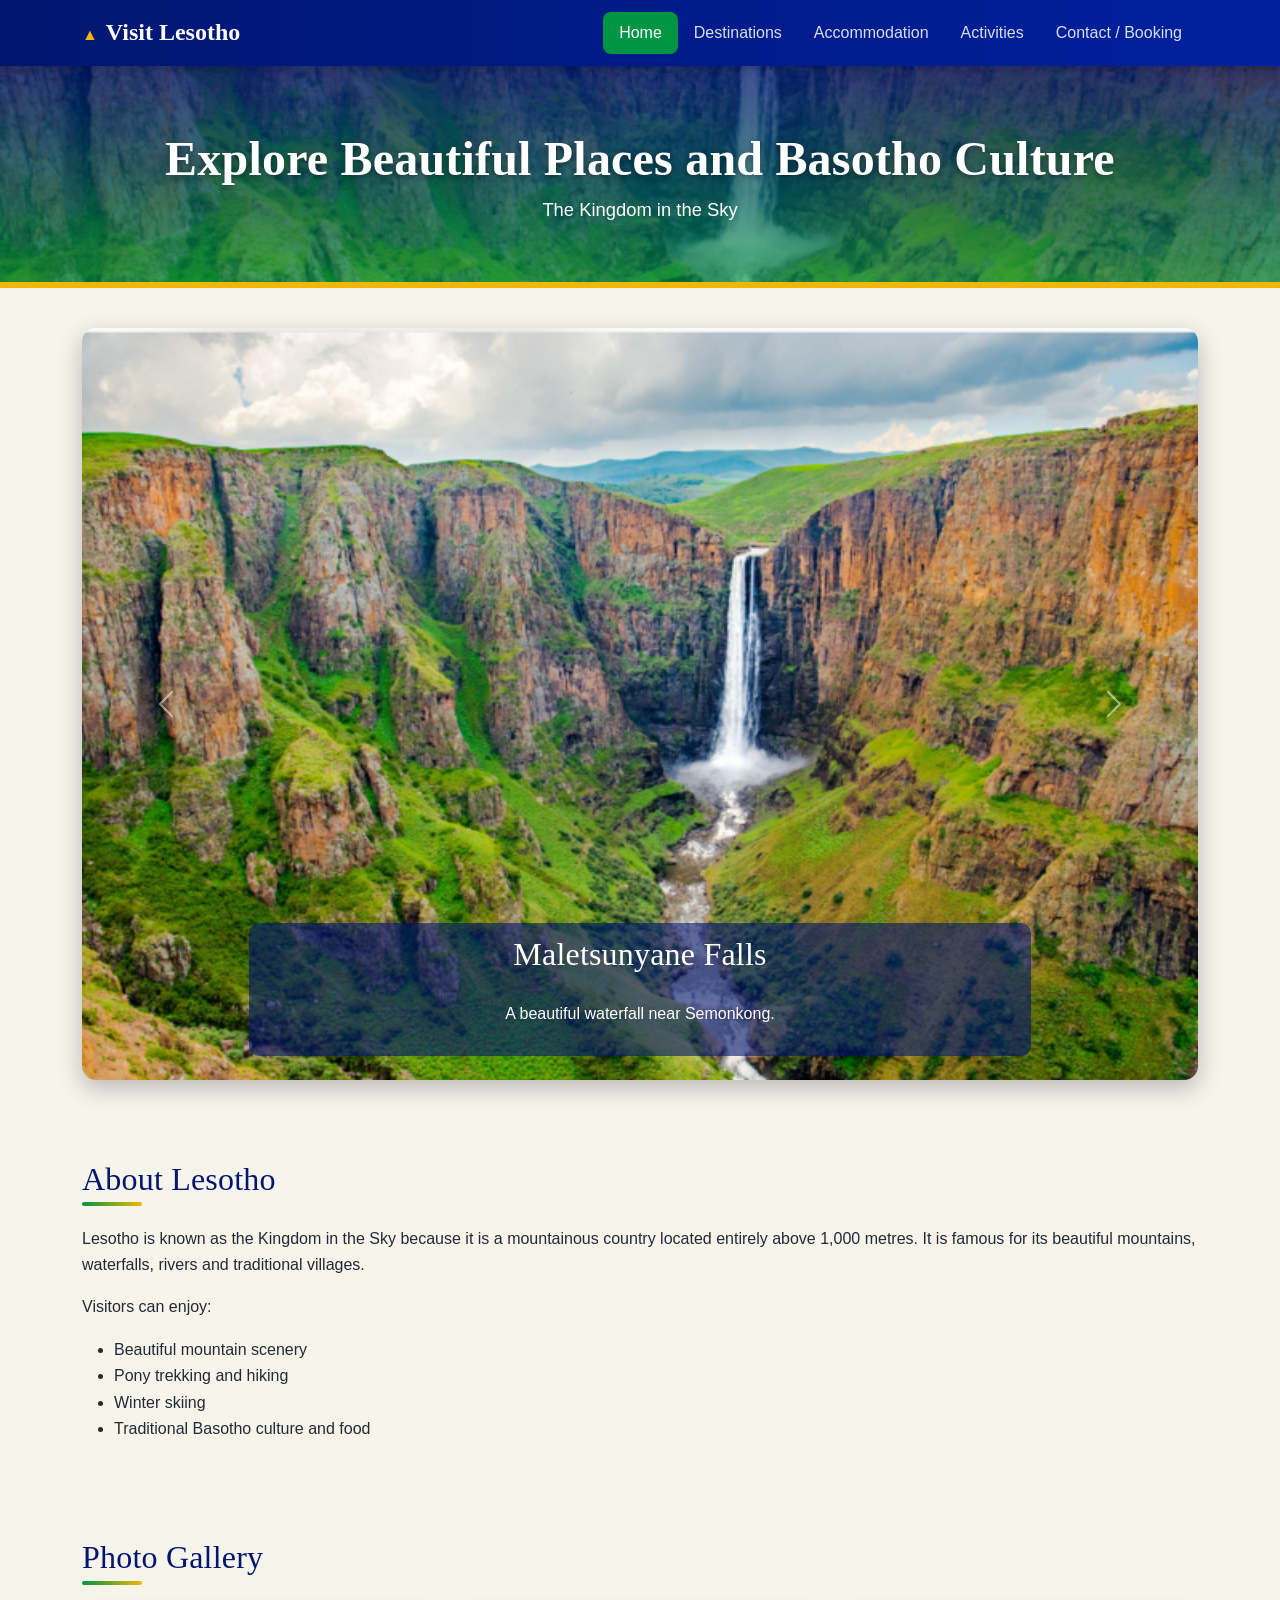
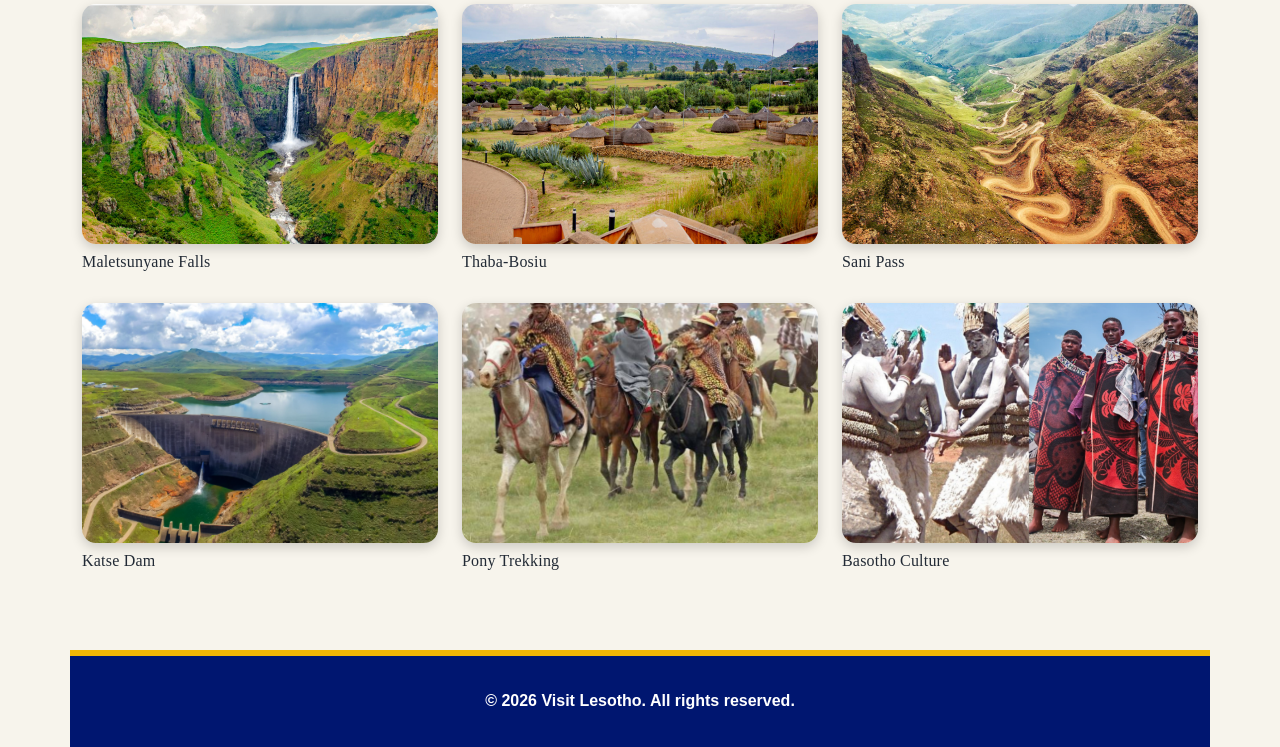
<file: index.html>
<!DOCTYPE html>
<head>
    <title>Home | Visit Lesotho</title>

    <link href="https://cdn.jsdelivr.net/npm/bootstrap@5.3.3/dist/css/bootstrap.min.css" rel="stylesheet">
    <link rel="stylesheet" href="css/style.css">
</head>
<body>

    <!-- Navigation Bar -->
    <nav class="navbar navbar-expand-lg navbar-dark">
        <div class="container">
            <a class="navbar-brand" href="index.html">Visit Lesotho</a>

            <button class="navbar-toggler" type="button" data-bs-toggle="collapse" data-bs-target="#menu">
                <span class="navbar-toggler-icon"></span>
            </button>

            <div class="collapse navbar-collapse" id="menu">
                <ul class="navbar-nav ms-auto">
                    <li class="nav-item"><a class="nav-link active" href="index.html">Home</a></li>
                    <li class="nav-item"><a class="nav-link" href="destinations.html">Destinations</a></li>
                    <li class="nav-item"><a class="nav-link" href="accommodation.html">Accommodation</a></li>
                    <li class="nav-item"><a class="nav-link" href="activities.html">Activities</a></li>
                    <li class="nav-item"><a class="nav-link" href="contact.html">Contact / Booking</a></li>
                </ul>
            </div>
        </div>
    </nav>

    <!-- Page Heading -->
    <section class="page-title">
        <div class="container">
            <h1>Explore Beautiful Places and Basotho Culture</h1>
            <p>The Kingdom in the Sky</p>
        </div>
    </section>

    <!-- Image Carousel -->
    <section class="container section">
        <div id="heroCarousel" class="carousel slide" data-bs-ride="carousel">

            <div class="carousel-inner">
                <div class="carousel-item active">
                    <img src="images/maletsunyane.png" class="d-block w-100 hero-img" alt="Maletsunyane Falls">
                    <div class="carousel-caption">
                        <h2>Maletsunyane Falls</h2>
                        <p>A beautiful waterfall near Semonkong.</p>
                    </div>
                </div>

                <div class="carousel-item">
                    <img src="images/sani.png" class="d-block w-100 hero-img" alt="Sani Pass">
                    <div class="carousel-caption">
                        <h2>Sani Pass</h2>
                        <p>Explore the beautiful mountain pass.</p>
                    </div>
                </div>

                <div class="carousel-item">
                    <img src="images/thaba.png" class="d-block w-100 hero-img" alt="Thaba-Bosiu">
                    <div class="carousel-caption">
                        <h2>Thaba-Bosiu</h2>
                        <p>Discover the history of the Basotho nation.</p>
                    </div>
                </div>
            </div>

            <button class="carousel-control-prev" type="button" data-bs-target="#heroCarousel" data-bs-slide="prev">
                <span class="carousel-control-prev-icon"></span>
            </button>

            <button class="carousel-control-next" type="button" data-bs-target="#heroCarousel" data-bs-slide="next">
                <span class="carousel-control-next-icon"></span>
            </button>

        </div>
    </section>

    <!-- About Lesotho -->
    <section class="container section">
        <h2>About Lesotho</h2>

        <p>
            Lesotho is known as the Kingdom in the Sky because it is a
            mountainous country located entirely above 1,000 metres.
            It is famous for its beautiful mountains, waterfalls, rivers
            and traditional villages.
        </p>

        <p>Visitors can enjoy:</p>

        <ul>
            <li>Beautiful mountain scenery</li>
            <li>Pony trekking and hiking</li>
            <li>Winter skiing</li>
            <li>Traditional Basotho culture and food</li>
        </ul>
    </section>

    <!-- Photo Gallery -->
    <section class="container section">
        <h2>Photo Gallery</h2>

        <div class="row g-4">

            <div class="col-6 col-md-4">
                <img src="images/maletsunyane.png" class="gallery-img" alt="Maletsunyane Falls">
                <h3 class="h6 mt-2">Maletsunyane Falls</h3>
            </div>

            <div class="col-6 col-md-4">
                <img src="images/thaba.png" class="gallery-img" alt="Thaba-Bosiu Mountain">
                <h3 class="h6 mt-2">Thaba-Bosiu</h3>
            </div>

            <div class="col-6 col-md-4">
                <img src="images/sani.png" class="gallery-img" alt="Sani Pass">
                <h3 class="h6 mt-2">Sani Pass</h3>
            </div>

            <div class="col-6 col-md-4">
                <img src="images/katse.png" class="gallery-img" alt="Katse Dam">
                <h3 class="h6 mt-2">Katse Dam</h3>
            </div>

            <div class="col-6 col-md-4">
                <img src="images/pony.png" class="gallery-img" alt="Basotho Pony Trekking">
                <h3 class="h6 mt-2">Pony Trekking</h3>
            </div>

            <div class="col-6 col-md-4">
                <img src="images/culture.png" class="gallery-img" alt="Basotho Traditional Culture">
                <h3 class="h6 mt-2">Basotho Culture</h3>
            </div>

        </div>
    </section>

    <!-- Footer -->
    <footer class="container">
        <p class="copy">&copy; 2026 Visit Lesotho. All rights reserved.</p>

    </footer>

    <script src="https://cdn.jsdelivr.net/npm/bootstrap@5.3.3/dist/js/bootstrap.bundle.min.js"></script>

</body>
</html>
</file>
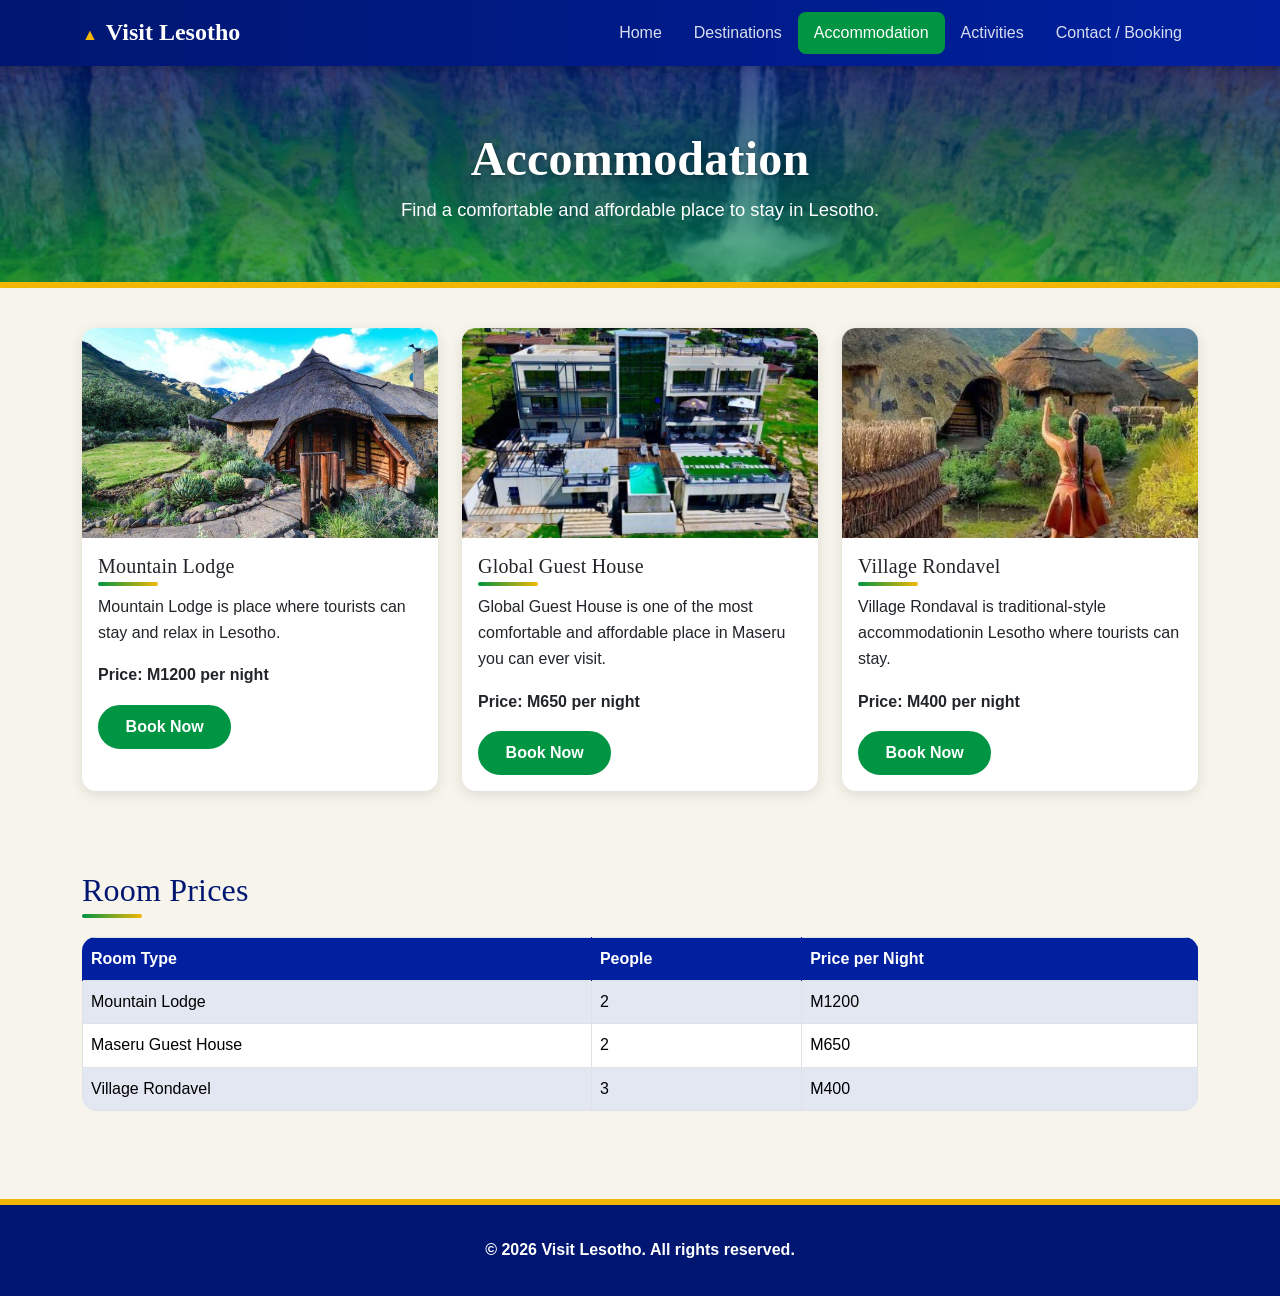
<file: accommodation.html>
<!DOCTYPE html>
<head>
    <title>Accommodation | Visit Lesotho</title>

    <link href="https://cdn.jsdelivr.net/npm/bootstrap@5.3.3/dist/css/bootstrap.min.css" rel="stylesheet">
    <link rel="stylesheet" href="css/style.css">
</head>
<body>

    <!-- Navigation Bar -->
    <nav class="navbar navbar-expand-lg navbar-dark">
        <div class="container">
            <a class="navbar-brand" href="index.html">Visit Lesotho</a>

            <button class="navbar-toggler" type="button" data-bs-toggle="collapse" data-bs-target="#menu">
                <span class="navbar-toggler-icon"></span>
            </button>

            <div class="collapse navbar-collapse" id="menu">
                <ul class="navbar-nav ms-auto">
                    <li class="nav-item"><a class="nav-link" href="index.html">Home</a></li>
                    <li class="nav-item"><a class="nav-link" href="destinations.html">Destinations</a></li>
                    <li class="nav-item"><a class="nav-link active" href="accommodation.html">Accommodation</a></li>
                    <li class="nav-item"><a class="nav-link" href="activities.html">Activities</a></li>
                    <li class="nav-item"><a class="nav-link" href="contact.html">Contact / Booking</a></li>
                </ul>
            </div>
        </div>
    </nav>

    <!-- Page Heading -->
    <section class="page-title">
        <div class="container">
            <h1>Accommodation</h1>
            <p>Find a comfortable and affordable place to stay in Lesotho.</p>
        </div>
    </section>

    <!-- Accommodation Cards -->
    <section class="container section">
        <div class="row g-4">

            <div class="col-md-6 col-lg-4">
                <div class="card h-100">
                    <img src="images/lodge.png" class="card-img-top" alt="Mountain Lodge">
                    <div class="card-body">
                        <h2 class="card-title h5">Mountain Lodge</h2>
                        <p class="card-text">Mountain Lodge is place where tourists can stay and relax in Lesotho.</p>
                        <p><strong>Price: M1200 per night</strong></p>
                        <a href="contact.html" class="btn btn-lesotho">Book Now</a>
                    </div>
                </div>
            </div>

            <div class="col-md-6 col-lg-4">
                <div class="card h-100">
                    <img src="images/maseru.png" class="card-img-top" alt="Maseru Guest House">
                    <div class="card-body">
                        <h2 class="card-title h5">Global Guest House</h2>
                        <p class="card-text">Global Guest House is one of the most comfortable and affordable place in Maseru you can ever visit.</p>
                        <p><strong>Price: M650 per night</strong></p>
                        <a href="contact.html" class="btn btn-lesotho">Book Now</a>
                    </div>
                </div>
            </div>

            <div class="col-md-6 col-lg-4">
                <div class="card h-100">
                    <img src="images/village.png" class="card-img-top" alt="Traditional Basotho Rondavel">
                    <div class="card-body">
                        <h2 class="card-title h5">Village Rondavel</h2>
                        <p class="card-text">Village Rondaval is traditional-style accommodationin Lesotho where tourists can stay.</p>
                        <p><strong>Price: M400 per night</strong></p>
                        <a href="contact.html" class="btn btn-lesotho">Book Now</a>
                    </div>
                </div>
            </div>

        </div>
    </section>

    <!-- Room Prices Table -->
    <section class="container section">
        <h2>Room Prices</h2>

        <div class="table-responsive">
            <table class="table table-bordered table-striped">
                <thead>
                    <tr>
                        <th>Room Type</th>
                        <th>People</th>
                        <th>Price per Night</th>
                    </tr>
                </thead>
                <tbody>
                    <tr>
                        <td>Mountain Lodge</td>
                        <td>2</td>
                        <td>M1200</td>
                    </tr>
                    <tr>
                        <td>Maseru Guest House</td>
                        <td>2</td>
                        <td>M650</td>
                    </tr>
                    <tr>
                        <td>Village Rondavel</td>
                        <td>3</td>
                        <td>M400</td>
                    </tr>
                </tbody>
            </table>
        </div>
    </section>

    <!-- Footer -->
    <footer>
        <div class="container">
            <p class="copy">&copy; 2026 Visit Lesotho. All rights reserved.</p>
        </div>
    </footer>

    <script src="https://cdn.jsdelivr.net/npm/bootstrap@5.3.3/dist/js/bootstrap.bundle.min.js"></script>

</body>
</html>
</file>
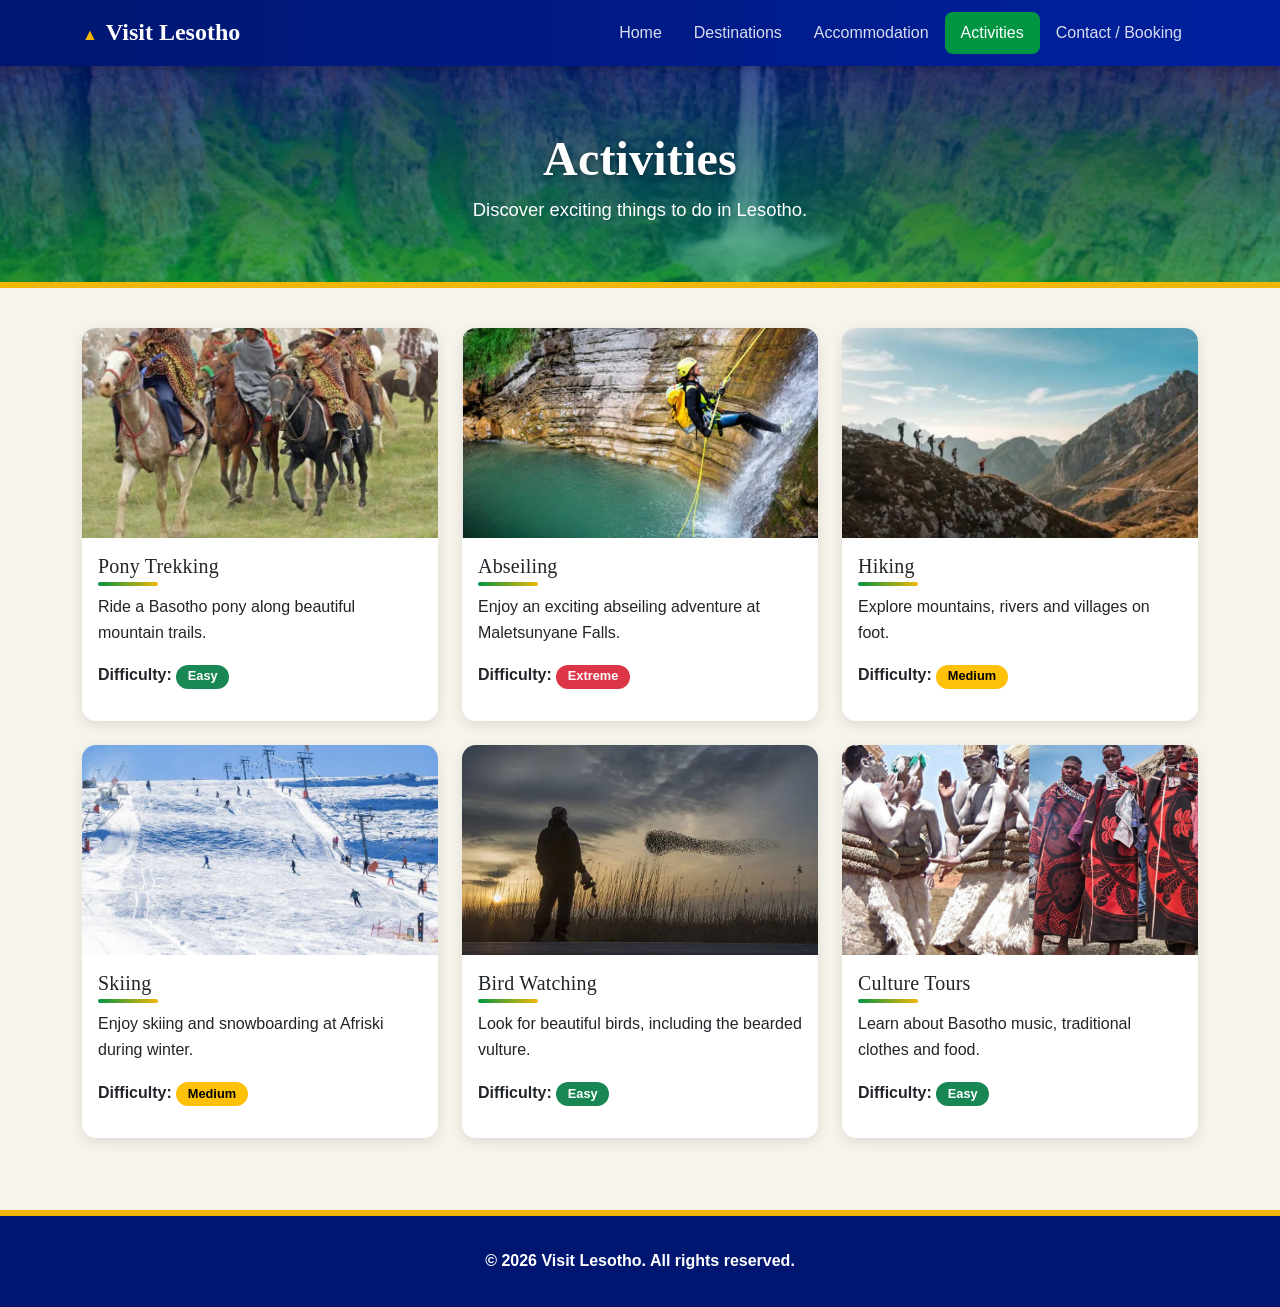
<file: activities.html>
<!DOCTYPE html>
<head>
    <title>Activities | Visit Lesotho</title>

    <link href="https://cdn.jsdelivr.net/npm/bootstrap@5.3.3/dist/css/bootstrap.min.css" rel="stylesheet">
    <link rel="stylesheet" href="css/style.css">
</head>
<body>

    <!-- Navigation Bar -->
    <nav class="navbar navbar-expand-lg navbar-dark">
        <div class="container">
            <a class="navbar-brand" href="index.html">Visit Lesotho</a>

            <button class="navbar-toggler" type="button" data-bs-toggle="collapse" data-bs-target="#menu">
                <span class="navbar-toggler-icon"></span>
            </button>

            <div class="collapse navbar-collapse" id="menu">
                <ul class="navbar-nav ms-auto">
                    <li class="nav-item"><a class="nav-link" href="index.html">Home</a></li>
                    <li class="nav-item"><a class="nav-link" href="destinations.html">Destinations</a></li>
                    <li class="nav-item"><a class="nav-link" href="accommodation.html">Accommodation</a></li>
                    <li class="nav-item"><a class="nav-link active" href="activities.html">Activities</a></li>
                    <li class="nav-item"><a class="nav-link" href="contact.html">Contact / Booking</a></li>
                </ul>
            </div>
        </div>
    </nav>

    <!-- Page Heading -->
    <section class="page-title">
        <div class="container">
            <h1>Activities</h1>
            <p>Discover exciting things to do in Lesotho.</p>
        </div>
    </section>

    <!-- Activities -->
    <section class="container section">
        <div class="row g-4">

            <div class="col-md-6 col-lg-4">
                <div class="card h-100">
                    <img src="images/pony.png" class="card-img-top" alt="Tourist riding a Basotho pony">
                    <div class="card-body">
                        <h2 class="card-title h5">Pony Trekking</h2>
                        <p class="card-text">Ride a Basotho pony along beautiful mountain trails.</p>
                        <p><strong>Difficulty:</strong> <span class="badge text-bg-success">Easy</span></p>
                    </div>
                </div>
            </div>

            <div class="col-md-6 col-lg-4">
                <div class="card h-100">
                    <img src="images/ab.png" class="card-img-top" alt="Person abseiling beside a waterfall">
                    <div class="card-body">
                        <h2 class="card-title h5">Abseiling</h2>
                        <p class="card-text">Enjoy an exciting abseiling adventure at Maletsunyane Falls.</p>
                        <p><strong>Difficulty:</strong> <span class="badge text-bg-danger">Extreme</span></p>
                    </div>
                </div>
            </div>

            <div class="col-md-6 col-lg-4">
                <div class="card h-100">
                    <img src="images/hiking.png" class="card-img-top" alt="Hikers walking on a mountain path">
                    <div class="card-body">
                        <h2 class="card-title h5">Hiking</h2>
                        <p class="card-text">Explore mountains, rivers and villages on foot.</p>
                        <p><strong>Difficulty:</strong> <span class="badge text-bg-warning">Medium</span></p>
                    </div>
                </div>
            </div>

            <div class="col-md-6 col-lg-4">
                <div class="card h-100">
                    <img src="images/afriski.png" class="card-img-top" alt="Skiers on a snowy slope">
                    <div class="card-body">
                        <h2 class="card-title h5">Skiing</h2>
                        <p class="card-text">Enjoy skiing and snowboarding at Afriski during winter.</p>
                        <p><strong>Difficulty:</strong> <span class="badge text-bg-warning">Medium</span></p>
                    </div>
                </div>
            </div>

            <div class="col-md-6 col-lg-4">
                <div class="card h-100">
                    <img src="images/bird.png" class="card-img-top" alt="Bearded vulture flying">
                    <div class="card-body">
                        <h2 class="card-title h5">Bird Watching</h2>
                        <p class="card-text">Look for beautiful birds, including the bearded vulture.</p>
                        <p><strong>Difficulty:</strong> <span class="badge text-bg-success">Easy</span></p>
                    </div>
                </div>
            </div>

            <div class="col-md-6 col-lg-4">
                <div class="card h-100">
                    <img src="images/culture.png" class="card-img-top" alt="Basotho dancers wearing traditional clothes">
                    <div class="card-body">
                        <h2 class="card-title h5">Culture Tours</h2>
                        <p class="card-text">Learn about Basotho music, traditional clothes and food.</p>
                        <p><strong>Difficulty:</strong> <span class="badge text-bg-success">Easy</span></p>
                    </div>
                </div>
            </div>

        </div>
    </section>

    <!-- Footer -->
    <footer>
        <div class="container">
            <p class="copy">&copy; 2026 Visit Lesotho. All rights reserved.</p>
        </div>
    </footer>

    <script src="https://cdn.jsdelivr.net/npm/bootstrap@5.3.3/dist/js/bootstrap.bundle.min.js"></script>

</body>
</html>
</file>
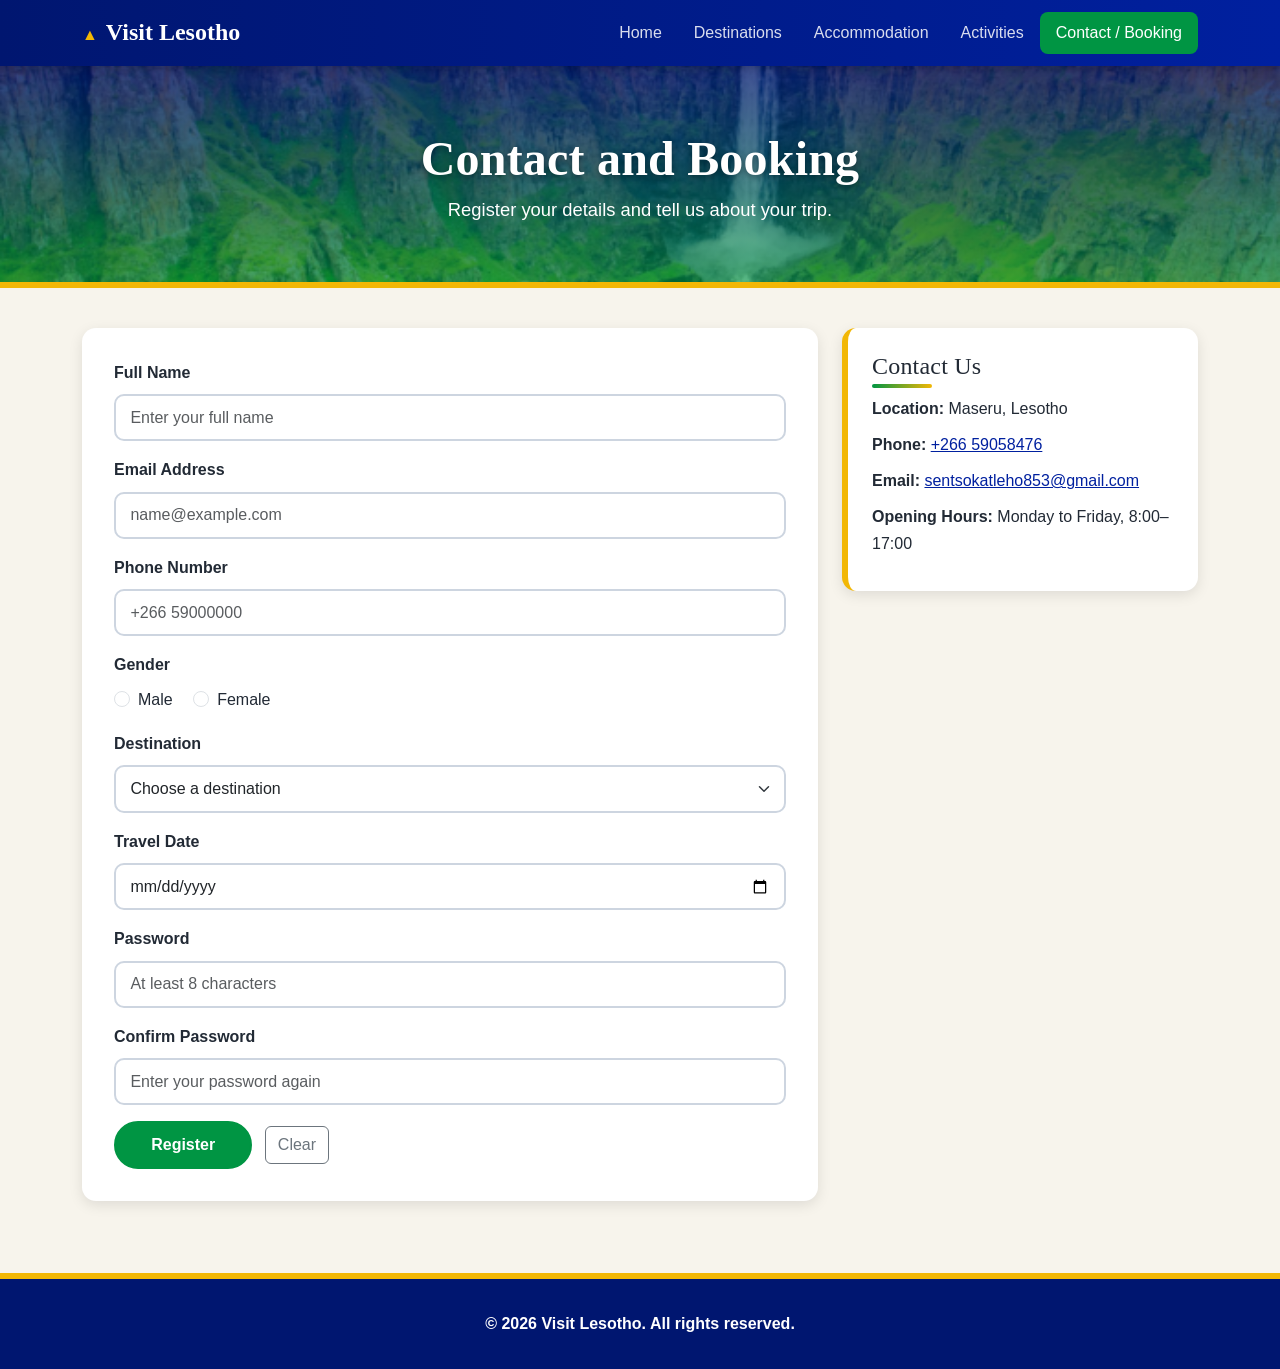
<file: contact.html>
<!DOCTYPE html>
<head>
    <title>Contact | Visit Lesotho</title>

    <link href="https://cdn.jsdelivr.net/npm/bootstrap@5.3.3/dist/css/bootstrap.min.css" rel="stylesheet">
    <link rel="stylesheet" href="css/style.css">
</head>
<body>

    <!-- Navigation Bar -->
    <nav class="navbar navbar-expand-lg navbar-dark">
        <div class="container">
            <a class="navbar-brand" href="index.html">Visit Lesotho</a>

            <button class="navbar-toggler" type="button" data-bs-toggle="collapse" data-bs-target="#menu">
                <span class="navbar-toggler-icon"></span>
            </button>

            <div class="collapse navbar-collapse" id="menu">
                <ul class="navbar-nav ms-auto">
                    <li class="nav-item"><a class="nav-link" href="index.html">Home</a></li>
                    <li class="nav-item"><a class="nav-link" href="destinations.html">Destinations</a></li>
                    <li class="nav-item"><a class="nav-link" href="accommodation.html">Accommodation</a></li>
                    <li class="nav-item"><a class="nav-link" href="activities.html">Activities</a></li>
                    <li class="nav-item"><a class="nav-link active" href="contact.html">Contact / Booking</a></li>
                </ul>
            </div>
        </div>
    </nav>

    <!-- Page Heading -->
    <section class="page-title">
        <div class="container">
            <h1>Contact and Booking</h1>
            <p>Register your details and tell us about your trip.</p>
        </div>
    </section>

    <!-- Registration Form and Contact Information -->
    <section class="container section">
        <div class="row g-4">

            <!-- Registration Form -->
            <div class="col-12 col-lg-8">
                <form action="#" method="get">

                    <div class="mb-3">
                        <label for="fullName" class="form-label">Full Name</label>
                        <input type="text" class="form-control" id="fullName" name="fullName" placeholder="Enter your full name" required minlength="3">
                    </div>

                    <div class="mb-3">
                        <label for="email" class="form-label">Email Address</label>
                        <input type="email" class="form-control" id="email" name="email" placeholder="name@example.com" required>
                    </div>

                    <div class="mb-3">
                        <label for="phone" class="form-label">Phone Number</label>
                        <input type="tel" class="form-control" id="phone" name="phone" placeholder="+266 59000000" required>
                    </div>

                    <fieldset class="mb-3">
                        <legend class="form-label fs-6">Gender</legend>

                        <div class="form-check form-check-inline">
                            <input class="form-check-input" type="radio" name="gender" id="male" value="Male" required>
                            <label class="form-check-label" for="male">Male</label>
                        </div>

                        <div class="form-check form-check-inline">
                            <input class="form-check-input" type="radio" name="gender" id="female" value="Female">
                            <label class="form-check-label" for="female">Female</label>
                        </div>
                    </fieldset>

                    <div class="mb-3">
                        <label for="destination" class="form-label">Destination</label>
                        <select class="form-select" id="destination" name="destination" required>
                            <option value="">Choose a destination</option>
                            <option value="Maletsunyane Falls">Maletsunyane Falls</option>
                            <option value="Thaba-Bosiu">Thaba-Bosiu</option>
                            <option value="Sani Pass">Sani Pass</option>
                            <option value="Katse Dam">Katse Dam</option>
                            <option value="Afriski Resort">Afriski Resort</option>
                            <option value="Ts'ehlanyane National Park">Ts'ehlanyane National Park</option>
                        </select>
                    </div>

                    <div class="mb-3">
                        <label for="travelDate" class="form-label">Travel Date</label>
                        <input type="date" class="form-control" id="travelDate" name="travelDate" required>
                    </div>

                    <div class="mb-3">
                        <label for="password" class="form-label">Password</label>
                        <input type="password" class="form-control" id="password" name="password" placeholder="At least 8 characters" minlength="8" required>
                    </div>

                    <div class="mb-3">
                        <label for="confirmPassword" class="form-label">Confirm Password</label>
                        <input type="password" class="form-control" id="confirmPassword" name="confirmPassword" placeholder="Enter your password again" minlength="8" required>
                    </div>

                    <button type="submit" class="btn btn-lesotho">Register</button>
                    <button type="reset" class="btn btn-outline-secondary ms-2">Clear</button>

                </form>
            </div>

            <!-- Contact Information -->
            <div class="col-12 col-lg-4">
                <aside class="info-box">
                    <h2 class="h4">Contact Us</h2>

                    <p><strong>Location:</strong> Maseru, Lesotho</p>

                    <p><strong>Phone:</strong>
                        <a href="tel:+26659058476">+266 59058476</a>
                    </p>

                    <p><strong>Email:</strong>
                        <a href="mailto:sentsokatleho853@gmail.com">sentsokatleho853@gmail.com</a>
                    </p>

                    <p><strong>Opening Hours:</strong> Monday to Friday, 8:00–17:00</p>
                </aside>
            </div>

        </div>
    </section>

    <!-- Footer -->
    <footer>
        <div class="container">
            <p class="copy">&copy; 2026 Visit Lesotho. All rights reserved.</p>
        </div>
    </footer>

    <script src="https://cdn.jsdelivr.net/npm/bootstrap@5.3.3/dist/js/bootstrap.bundle.min.js"></script>

</body>
</html>
</file>
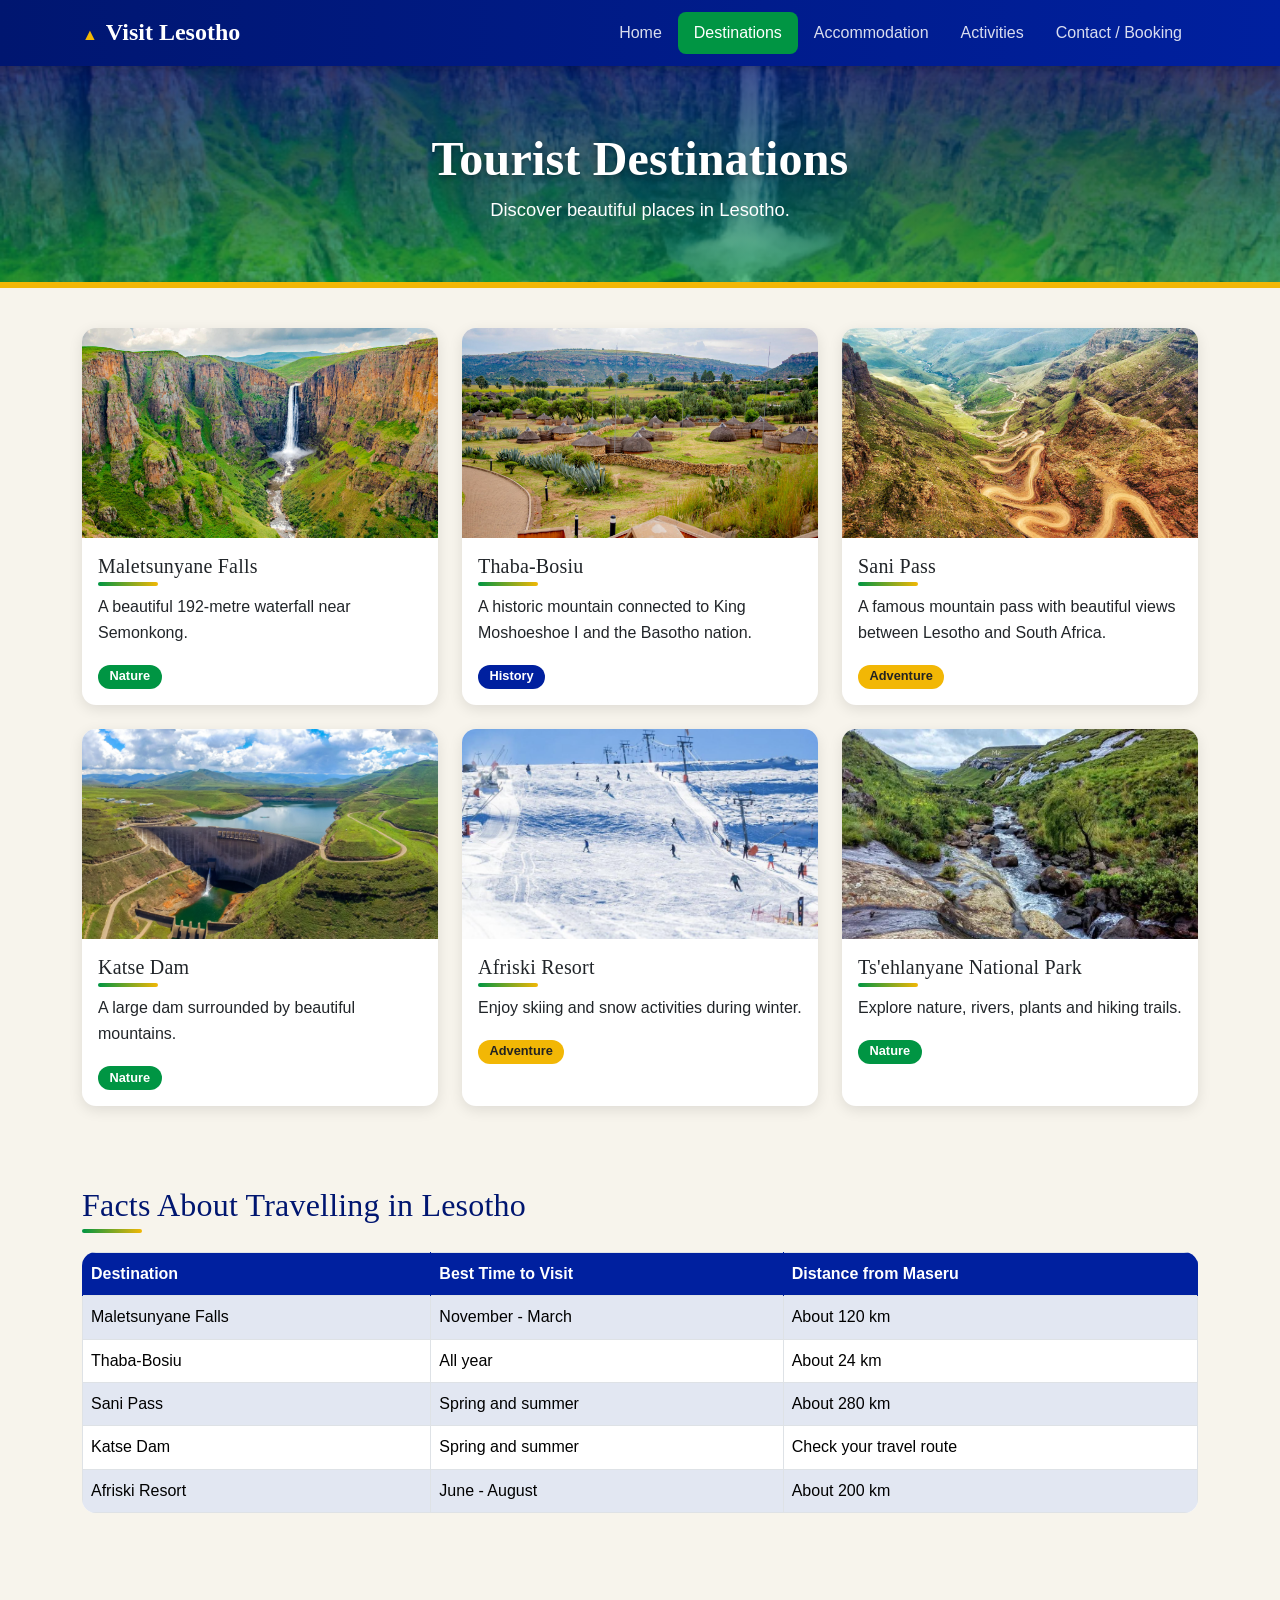
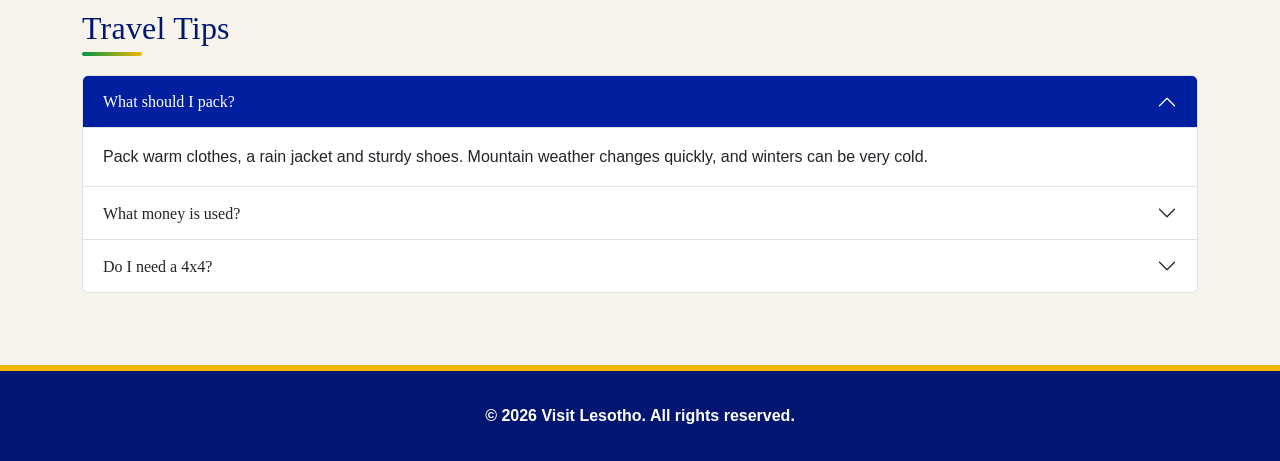
<file: destinations.html>
<!DOCTYPE html>
<head>
    <title>Destinations | Visit Lesotho</title>

    <link href="https://cdn.jsdelivr.net/npm/bootstrap@5.3.3/dist/css/bootstrap.min.css" rel="stylesheet">
    <link rel="stylesheet" href="css/style.css">
</head>
<body>

    <!-- Navigation Bar -->
    <nav class="navbar navbar-expand-lg navbar-dark">
        <div class="container">
            <a class="navbar-brand" href="index.html">Visit Lesotho</a>

            <button class="navbar-toggler" type="button" data-bs-toggle="collapse" data-bs-target="#menu">
                <span class="navbar-toggler-icon"></span>
            </button>

            <div class="collapse navbar-collapse" id="menu">
                <ul class="navbar-nav ms-auto">
                    <li class="nav-item"><a class="nav-link" href="index.html">Home</a></li>
                    <li class="nav-item"><a class="nav-link active" href="destinations.html">Destinations</a></li>
                    <li class="nav-item"><a class="nav-link" href="accommodation.html">Accommodation</a></li>
                    <li class="nav-item"><a class="nav-link" href="activities.html">Activities</a></li>
                    <li class="nav-item"><a class="nav-link" href="contact.html">Contact / Booking</a></li>
                </ul>
            </div>
        </div>
    </nav>

    <!-- Page Heading -->
    <section class="page-title">
        <div class="container">
            <h1>Tourist Destinations</h1>
            <p>Discover beautiful places in Lesotho.</p>
        </div>
    </section>

    <!-- Tourist Destinations -->
    <section class="container section">
        <div class="row g-4">

            <div class="col-md-6 col-lg-4">
                <div class="card h-100">
                    <img src="images/maletsunyane.png" class="card-img-top" alt="Maletsunyane Falls">
                    <div class="card-body">
                        <h2 class="h5">Maletsunyane Falls</h2>
                        <p>A beautiful 192-metre waterfall near Semonkong.</p>
                        <span class="badge badge-nature">Nature</span>
                    </div>
                </div>
            </div>

            <div class="col-md-6 col-lg-4">
                <div class="card h-100">
                    <img src="images/thaba.png" class="card-img-top" alt="Thaba-Bosiu">
                    <div class="card-body">
                        <h2 class="h5">Thaba-Bosiu</h2>
                        <p>A historic mountain connected to King Moshoeshoe I and the Basotho nation.</p>
                        <span class="badge badge-history">History</span>
                    </div>
                </div>
            </div>

            <div class="col-md-6 col-lg-4">
                <div class="card h-100">
                    <img src="images/sani.png" class="card-img-top" alt="Sani Pass">
                    <div class="card-body">
                        <h2 class="h5">Sani Pass</h2>
                        <p>A famous mountain pass with beautiful views between Lesotho and South Africa.</p>
                        <span class="badge badge-adventure">Adventure</span>
                    </div>
                </div>
            </div>

            <div class="col-md-6 col-lg-4">
                <div class="card h-100">
                    <img src="images/katse.png" class="card-img-top" alt="Katse Dam">
                    <div class="card-body">
                        <h2 class="h5">Katse Dam</h2>
                        <p>A large dam surrounded by beautiful mountains.</p>
                        <span class="badge badge-nature">Nature</span>
                    </div>
                </div>
            </div>

            <div class="col-md-6 col-lg-4">
                <div class="card h-100">
                    <img src="images/afriski.png" class="card-img-top" alt="Afriski Resort">
                    <div class="card-body">
                        <h2 class="h5">Afriski Resort</h2>
                        <p>Enjoy skiing and snow activities during winter.</p>
                        <span class="badge badge-adventure">Adventure</span>
                    </div>
                </div>
            </div>

            <div class="col-md-6 col-lg-4">
                <div class="card h-100">
                    <img src="images/tsehlanyane.png" class="card-img-top" alt="Ts'ehlanyane National Park">
                    <div class="card-body">
                        <h2 class="h5">Ts'ehlanyane National Park</h2>
                        <p>Explore nature, rivers, plants and hiking trails.</p>
                        <span class="badge badge-nature">Nature</span>
                    </div>
                </div>
            </div>

        </div>
    </section>

    <!-- Travel Information -->
    <section class="container section">
        <h2>Facts About Travelling in Lesotho</h2>

        <div class="table-responsive">
            <table class="table table-bordered table-striped">
                <thead>
                    <tr>
                        <th>Destination</th>
                        <th>Best Time to Visit</th>
                        <th>Distance from Maseru</th>
                    </tr>
                </thead>
                <tbody>
                    <tr>
                        <td>Maletsunyane Falls</td>
                        <td>November - March</td>
                        <td>About 120 km</td>
                    </tr>
                    <tr>
                        <td>Thaba-Bosiu</td>
                        <td>All year</td>
                        <td>About 24 km</td>
                    </tr>
                    <tr>
                        <td>Sani Pass</td>
                        <td>Spring and summer</td>
                        <td>About 280 km</td>
                    </tr>
                    <tr>
                        <td>Katse Dam</td>
                        <td>Spring and summer</td>
                        <td>Check your travel route</td>
                    </tr>
                    <tr>
                        <td>Afriski Resort</td>
                        <td>June - August</td>
                        <td>About 200 km</td>
                    </tr>
                </tbody>
            </table>
        </div>
    </section>

    <!-- Travel Tips -->
    <section class="container section">
        <h2>Travel Tips</h2>

        <div class="accordion" id="tipsAccordion">

            <div class="accordion-item">
                <h3 class="accordion-header">
                    <button class="accordion-button" type="button" data-bs-toggle="collapse" data-bs-target="#tip1">
                        What should I pack?
                    </button>
                </h3>
                <div id="tip1" class="accordion-collapse collapse show" data-bs-parent="#tipsAccordion">
                    <div class="accordion-body">
                        Pack warm clothes, a rain jacket and sturdy shoes. Mountain weather changes quickly, and winters can be very cold.
                    </div>
                </div>
            </div>

            <div class="accordion-item">
                <h3 class="accordion-header">
                    <button class="accordion-button collapsed" type="button" data-bs-toggle="collapse" data-bs-target="#tip2">
                        What money is used?
                    </button>
                </h3>
                <div id="tip2" class="accordion-collapse collapse" data-bs-parent="#tipsAccordion">
                    <div class="accordion-body">
                        Lesotho uses the loti (M). South African rand is also widely accepted. Carry cash when visiting rural areas.
                    </div>
                </div>
            </div>

            <div class="accordion-item">
                <h3 class="accordion-header">
                    <button class="accordion-button collapsed" type="button" data-bs-toggle="collapse" data-bs-target="#tip3">
                        Do I need a 4x4?
                    </button>
                </h3>
                <div id="tip3" class="accordion-collapse collapse" data-bs-parent="#tipsAccordion">
                    <div class="accordion-body">
                        A 4x4 may be needed for Sani Pass and some mountain roads. Check road conditions before travelling.
                    </div>
                </div>
            </div>

        </div>
    </section>

    <!-- Footer -->
    <footer>
        <div class="container">
            <p class="copy">&copy; 2026 Visit Lesotho. All rights reserved.</p>
        </div>
    </footer>

    <script src="https://cdn.jsdelivr.net/npm/bootstrap@5.3.3/dist/js/bootstrap.bundle.min.js"></script>

</body>
</html>
</file>
<file: css/style.css>
/* ===== Visit Lesotho - main stylesheet ===== */
:root{
    --blue:#00209f;      /* Lesotho flag blue */
    --blue-dark:#001670;
    --green:#009543;     /* flag green */
    --gold:#f2b705;
    --sand:#f7f4ec;
    --text:#222a35;
    --radius:14px;
}
*{box-sizing:border-box}
html{scroll-behavior:smooth}
body{font-family:"Segoe UI",Roboto,Arial,sans-serif;color:var(--text);background:var(--sand);line-height:1.65;margin:0}
h1,h2,h3,h4{font-family:Georgia,"Times New Roman",serif;color:var(--blue-dark);letter-spacing:.2px}
h2{margin-bottom:1.2rem;position:relative;padding-bottom:.5rem}
h2::after{content:"";position:absolute;left:0;bottom:0;width:60px;height:4px;border-radius:4px;background:linear-gradient(90deg,var(--green),var(--gold))}
a{color:var(--blue)}
a:hover{color:var(--green)}

.skip-link{position:absolute;left:-999px;top:0;background:var(--gold);color:#000;padding:.5rem 1rem;z-index:2000}
.skip-link:focus{left:0}

/* Navbar (customised Bootstrap) */
.navbar{background:linear-gradient(90deg,var(--blue-dark),var(--blue));box-shadow:0 2px 10px rgba(0,0,0,.25)}
.navbar-brand{font-family:Georgia,serif;font-weight:700;font-size:1.5rem;color:#fff!important}
.navbar-brand::before{content:"\25B2";color:var(--gold);margin-right:.5rem;font-size:1rem}
.nav-link{color:rgba(255,255,255,.85)!important;padding:.5rem 1rem!important;border-radius:8px;transition:background .3s,color .3s}
.nav-link:hover{background:rgba(255,255,255,.15);color:#fff!important}
.nav-link.active{background:var(--green);color:#fff!important}

/* Page heading banner */
.page-title{color:#fff;text-align:center;padding:4rem 0 3.5rem;
    background:linear-gradient(rgba(0,22,112,.75),rgba(0,149,67,.65)),url("../images/maletsunyane.png") center/cover no-repeat;
    border-bottom:6px solid var(--gold)}
.page-title h1{color:#fff;font-weight:700;font-size:clamp(1.8rem,4vw,3rem);text-shadow:0 2px 6px rgba(0,0,0,.4)}
.page-title p{font-size:1.15rem;margin:0}

.section{padding-top:2.5rem;padding-bottom:2.5rem}

/* Cards */
.card{border:0;border-radius:var(--radius);overflow:hidden;background:#fff;box-shadow:0 4px 14px rgba(0,0,0,.1);transition:transform .3s,box-shadow .3s}
.card:hover{transform:translateY(-8px);box-shadow:0 12px 28px rgba(0,32,159,.25)}
.card-img-top{height:210px;object-fit:cover;transition:transform .5s}
.card:hover .card-img-top{transform:scale(1.07)}
.card{overflow:hidden}

/* Buttons */
.btn-lesotho{background:var(--green);color:#fff;border:2px solid var(--green);border-radius:50px;padding:.5rem 1.6rem;font-weight:600;transition:all .3s}
.btn-lesotho:hover,.btn-lesotho:focus{background:var(--blue);border-color:var(--blue);color:#fff;transform:translateY(-2px);box-shadow:0 6px 14px rgba(0,32,159,.3)}
button[type="submit"].btn-lesotho{padding:.6rem 2.2rem}

/* Badges */
.badge{font-size:.8rem;padding:.45em .9em;border-radius:50px}
.badge-nature{background:var(--green);color:#fff}
.badge-history{background:var(--blue);color:#fff}
.badge-adventure{background:var(--gold);color:#222}

/* Alerts */
.alert-lesotho{background:#e7f6ee;border:1px solid var(--green);border-left:6px solid var(--green);color:#064d27;border-radius:10px}

/* Gallery */
.gallery-img{width:100%;height:240px;object-fit:cover;border-radius:var(--radius);box-shadow:0 4px 12px rgba(0,0,0,.18);cursor:pointer;transition:transform .35s,filter .35s,box-shadow .35s}
.gallery-img:hover,.gallery-img:focus{transform:scale(1.04);filter:brightness(1.08);box-shadow:0 10px 24px rgba(0,0,0,.3);outline:3px solid var(--gold)}
.gallery-item{margin:0;text-align:center}
.gallery-item h3{color:var(--blue-dark)}

/* Carousel */
.carousel-img{height:460px;object-fit:cover;border-radius:var(--radius)}
.carousel-inner{border-radius:var(--radius);box-shadow:0 8px 24px rgba(0,0,0,.25)}
.carousel-caption{background:rgba(0,22,112,.6);border-radius:10px;padding:.8rem 1.2rem;bottom:1.5rem}
.carousel-caption h2{color:#fff}
.carousel-caption h2::after{display:none}

/* Info box */
.info-box{background:#fff;border-left:6px solid var(--gold);border-radius:var(--radius);padding:1.5rem;box-shadow:0 4px 14px rgba(0,0,0,.1)}
.info-box p{margin-bottom:.6rem}

/* Tables */
.table{background:#fff;border-radius:var(--radius);overflow:hidden}
.table thead th{background:var(--blue);color:#fff;border-color:var(--blue)}
.table-striped>tbody>tr:nth-of-type(odd)>*{background-color:#eef3ff}
.table tbody tr{transition:background .25s}
.table tbody tr:hover>*{background-color:#fff3c4!important}
caption{caption-side:top;font-style:italic}

/* Accordion */
.accordion-button:not(.collapsed){background:var(--blue);color:#fff}
.accordion-button:not(.collapsed)::after{filter:brightness(0) invert(1)}
.accordion-button:focus{box-shadow:0 0 0 .2rem rgba(0,149,67,.35)}

/* Forms */
.form-control,.form-select{border:2px solid #cdd5e0;border-radius:10px;padding:.6rem .9rem;transition:border-color .3s,box-shadow .3s}
.form-control:focus,.form-select:focus{border-color:var(--green);box-shadow:0 0 0 .2rem rgba(0,149,67,.25)}
form{background:#fff;padding:2rem;border-radius:var(--radius);box-shadow:0 4px 14px rgba(0,0,0,.1)}
.form-label{font-weight:600}
fieldset legend{float:none;width:auto}

/* Modal */
.modal-header{background:var(--blue);color:#fff}
.modal-header .modal-title{color:#fff}
.modal-header .btn-close{filter:invert(1)}

/* Footer */
footer{background:var(--blue-dark);color:#fff;text-align:center;padding:1.8rem 0;margin-top:2rem;border-top:6px solid var(--gold)}
footer p{margin:.2rem 0}
footer a{color:var(--gold);text-decoration:none}
footer a:hover{text-decoration:underline;color:#fff}
.copy{font-weight:600}
.footer-links{font-size:.9rem}

/* Hidden by filter */
.activity.hide{display:none}

/* ===== Responsive ===== */
@media (max-width:991.98px){ .navbar-collapse{padding-bottom:.8rem} .carousel-img{height:340px} }
@media (max-width:767.98px){ .page-title{padding:2.5rem 0 2rem} .card-img-top{height:180px} .gallery-img{height:170px} .carousel-img{height:240px} .carousel-caption p{display:none} form{padding:1.2rem} }
@media (max-width:575.98px){ .gallery-img{height:130px} h2{font-size:1.5rem} }
@media (min-width:1400px){ .card-img-top{height:240px} .gallery-img{height:280px} .carousel-img{height:520px} }
</file>
